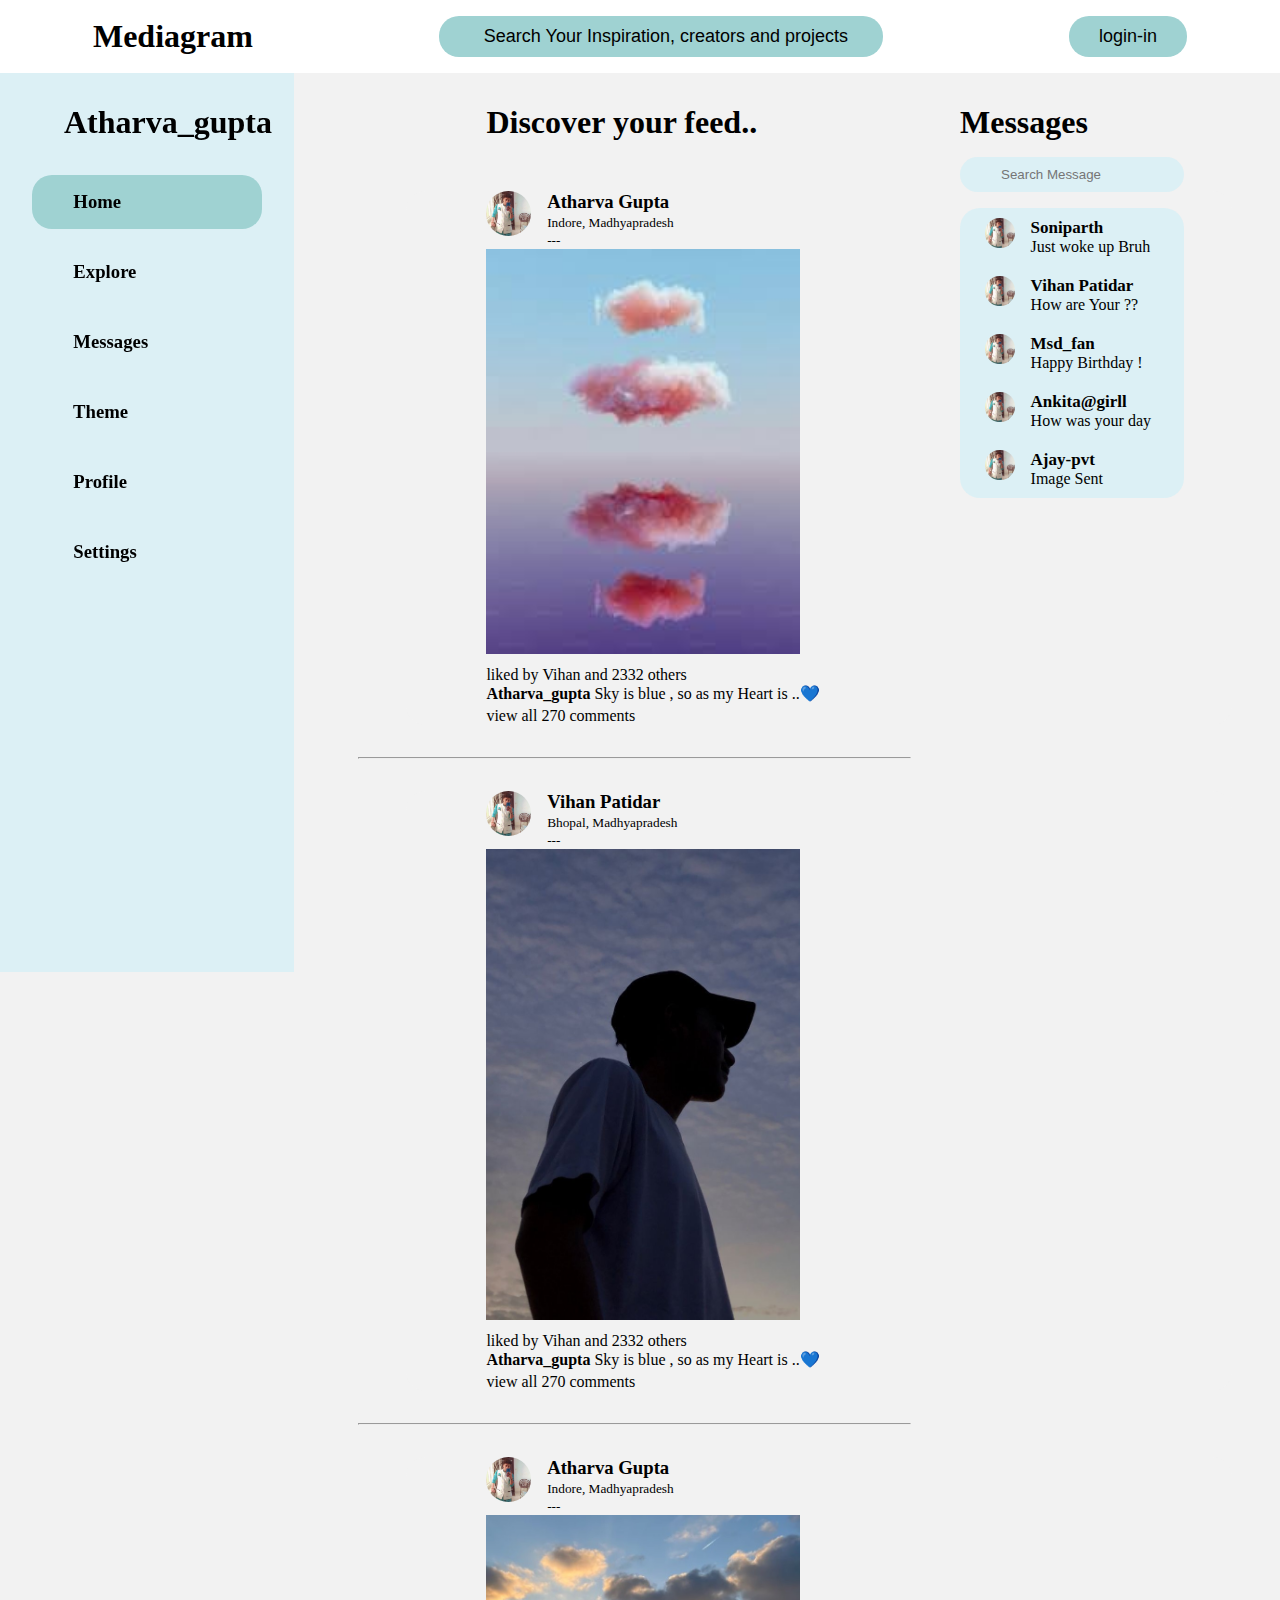
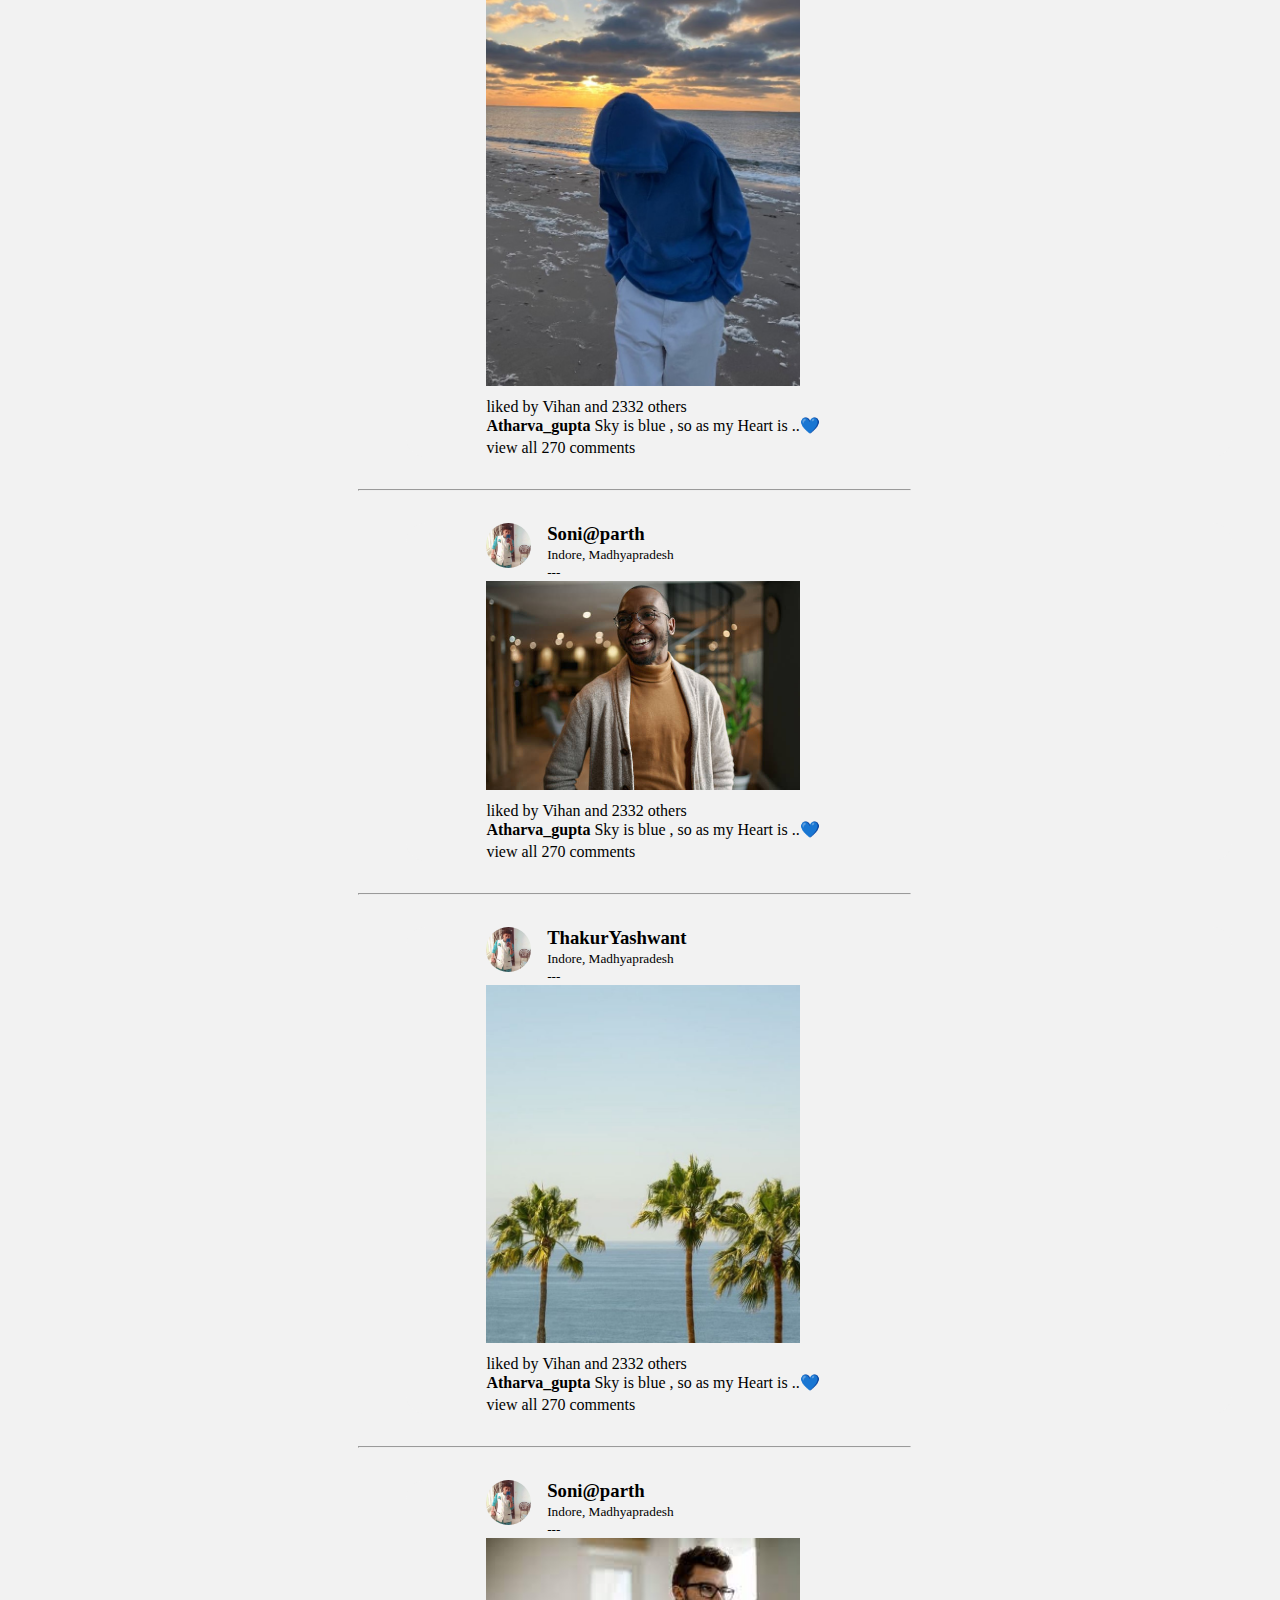
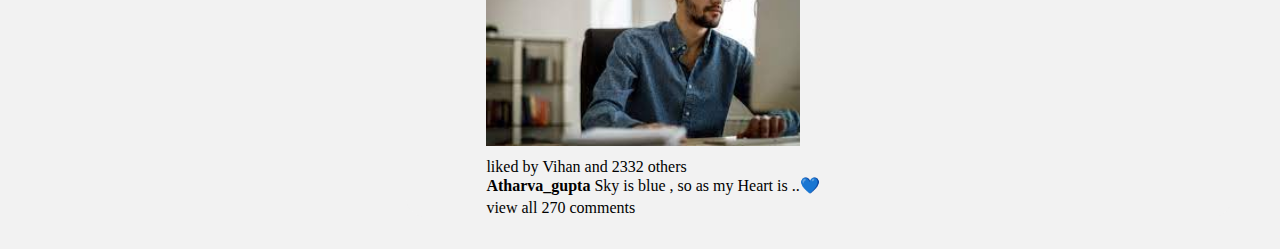
<file: Home.html>
<!DOCTYPE html>
<html lang="en">
  <head>
    <meta charset="UTF-8" />
    <meta name="viewport" content="width=device-width, initial-scale=1.0" />
    <title>Mediagram</title>
  </head>
  <link
    rel="stylesheet"
    href="https://cdnjs.cloudflare.com/ajax/libs/font-awesome/6.4.0/css/all.min.css"
    integrity="sha512-iecdLmaskl7CVkqkXNQ/ZH/XLlvWZOJyj7Yy7tcenmpD1ypASozpmT/E0iPtmFIB46ZmdtAc9eNBvH0H/ZpiBw=="
    crossorigin="anonymous"
    referrerpolicy="no-referrer"
  />
  <link rel="stylesheet" href="home.css" />
  <body >
    <section class="main">
      <div class="navbar" id="navbar">
        <a href="">
          <div class="logo"><h1>Mediagram</h1></div></a
        >
        <div class="search">
          <button
            aria-placeholder="Search Your Inspiration, creators and projects"
          >
            <i class="fa-solid fa-magnifying-glass" style="color: #000000"></i>
            &nbsp Search Your Inspiration, creators and projects
          </button>
        </div>
        <div class="buttons">
          <div class="loginin">
            <a href="login.html"><button>login-in</button></a>
          </div>
        </div>
      </div>
      <div class="container">
        <!-- Sidebar -->
        <div class="left">
          <div class="sidebar">
            <div class="usera">
              <div class="profile-photo">
                <img
                  src="./Assets/42193.jpg"
                  alt=""
                  style="width: 180%; color: #000000"
                />
              </div>
              <div class="info">
                <h1>Atharva_gupta</h1>
              </div>
            </div>
            <br />

            <div class="menu">
              <div
                class="menuitems"
                style="background-color: rgb(159, 210, 210)"
              >
                <a href=""
                  ><h3>
                    <i class="fa-solid fa-house" style="color: #000000">
                      &nbsp;
                    </i>
                    Home
                  </h3></a
                >
              </div>
              <div class="menuitems">
                <a href=""
                  ><h3>
                    <i class="fa-solid fa-compass" style="color: #000000">
                      &nbsp;
                    </i>
                    Explore
                  </h3></a
                >
              </div>
              <div class="menuitems">
                <a href=""
                  ><h3>
                    <i class="fa-solid fa-message" style="color: #000000">
                      &nbsp;
                    </i>
                    Messages
                  </h3>
                </a>
              </div>

              <div class="menuitems" id="icon"> 
          
                <h3> 
                  <i class="fa-solid fa-moon" style="color: #000000">
                 </i> &nbsp; 
                 Theme
                </h3>
              
              </div>

              <div class="menuitems">
                <a href="index.html"
                  ><h3>
                    <i class="fa-solid fa-user" style="color: #000000">
                      &nbsp;
                    </i>
                    Profile
                  </h3></a
                >
              </div>
              <div class="menuitems">
                <a href=""
                  ><h3>
                    <i class="fa-solid fa-bars" style="color: #000000">
                      &nbsp;
                    </i>
                    Settings
                  </h3></a
                >
              </div>
            </div>
          </div>
        </div>

        <!-- feed -->
        <div class="middle">
          <h1>Discover your feed..</h1>
          <br />
          <div class="search2">
            <button>
              <i
                class="fa-solid fa-magnifying-glass"
                style="color: #000000"
              ></i>
              &nbsp Search Your Inspiration, creators and projects
            </button>
          </div>
          <div class="feed">
            <div class="content">
              <div class="head">
                <div class="user">
                  <div class="profile-photo">
                    <img src="./Assets/42193.jpg" alt="" />
                  </div>
                  <div class="info">
                    <h3>Atharva Gupta</h3>
                    <small
                      >Indore, Madhyapradesh <br />
                      ---
                    </small>
                  </div>
                </div>
                <div class="photo">
                  <img src="./Assets/images.jpeg" alt="" />
                </div>
                <div class="action-button">
                  <div class="interaction-buttons">
                    <span>
                      <i
                        onclick="Toggle(this)"
                        id="btn"
                        class="fa-regular fa-heart"
                      ></i
                    ></span>

                    <span>
                      <i
                        class="fa-regular fa-comment"
                        style="color: #000000"
                      ></i
                    ></span>

                    <span
                      ><i
                        class="fa-regular fa-share-from-square"
                        style="color: #000000"
                      ></i
                    ></span>
                  </div>
                  <div class="bookmark">
                    <span
                      ><i
                        class="fa-regular fa-bookmark"
                        style="color: #000000"
                      ></i
                    ></span>
                  </div>
                </div>
                <div class="liked-by">
                  <p>liked by <b>Vihan</b> and <b>2332 others </b></p>
                </div>
                <div class="captions">
                  <p>
                    <b>Atharva_gupta</b> Sky is blue , so as my Heart is ..💙
                  </p>
                </div>
                <div class="comments-muted">view all 270 comments</div>
              </div>
            </div>
          </div>

          <hr />

          <div class="feed">
            <div class="content">
              <div class="head">
                <div class="user">
                  <div class="profile-photo">
                    <img src="./Assets/42193.jpg" alt="" />
                  </div>
                  <div class="info">
                    <h3>Vihan Patidar</h3>
                    <small
                      >Bhopal, Madhyapradesh <br />
                      ---
                    </small>
                  </div>
                </div>
                <div class="photo">
                  <img src="./Assets/download.jpeg" alt="" />
                </div>
                <div class="action-button">
                  <div class="interaction-buttons">
                    <span>
                      <i
                        onclick="Toggle(this)"
                        id="btn1"
                        class="fa-regular fa-heart"
                      ></i
                    ></span>
                    <span>
                      <i
                        class="fa-regular fa-comment"
                        style="color: #000000"
                      ></i
                    ></span>
                    <span
                      ><i
                        class="fa-regular fa-share-from-square"
                        style="color: #000000"
                      ></i
                    ></span>
                  </div>
                  <div class="bookmark">
                    <span
                      ><i
                        class="fa-regular fa-bookmark"
                        style="color: #000000"
                      ></i
                    ></span>
                  </div>
                </div>
                <div class="liked-by">
                  <p>liked by <b>Vihan</b> and <b>2332 others </b></p>
                </div>
                <div class="captions">
                  <p>
                    <b>Atharva_gupta</b> Sky is blue , so as my Heart is ..💙
                  </p>
                </div>
                <div class="comments-muted">view all 270 comments</div>
              </div>
            </div>
          </div>
          <hr />
          <div class="feed">
            <div class="content">
              <div class="head">
                <div class="user">
                  <div class="profile-photo">
                    <img src="./Assets/42193.jpg" alt="" />
                  </div>
                  <div class="info">
                    <h3>Atharva Gupta</h3>
                    <small
                      >Indore, Madhyapradesh <br />
                      ---
                    </small>
                  </div>
                </div>
                <div class="photo">
                  <img src="./Assets/beach walk.jpeg" alt="" />
                </div>
                <div class="action-button">
                  <div class="interaction-buttons">
                    <span>
                      <i
                        onclick="Toggle(this)"
                        id="btn2"
                        class="fa-regular fa-heart"
                      ></i
                    ></span>
                    <span>
                      <i
                        class="fa-regular fa-comment"
                        style="color: #000000"
                      ></i
                    ></span>
                    <span
                      ><i
                        class="fa-regular fa-share-from-square"
                        style="color: #000000"
                      ></i
                    ></span>
                  </div>
                  <div class="bookmark">
                    <span
                      ><i
                        class="fa-regular fa-bookmark"
                        style="color: #000000"
                      ></i
                    ></span>
                  </div>
                </div>
                <div class="liked-by">
                  <p>liked by <b>Vihan</b> and <b>2332 others </b></p>
                </div>
                <div class="captions">
                  <p>
                    <b>Atharva_gupta</b> Sky is blue , so as my Heart is ..💙
                  </p>
                </div>
                <div class="comments-muted">view all 270 comments</div>
              </div>
            </div>
          </div>
          <hr />
          <div class="feed">
            <div class="content">
              <div class="head">
                <div class="user">
                  <div class="profile-photo">
                    <img src="./Assets/42193.jpg" alt="" />
                  </div>
                  <div class="info">
                    <h3>Soni@parth</h3>
                    <small
                      >Indore, Madhyapradesh <br />
                      ---
                    </small>
                  </div>
                </div>
                <div class="photo">
                  <img src="./Assets/img5.jpg" alt="" />
                </div>
                <div class="action-button">
                  <div class="interaction-buttons">
                    <span>
                      <i
                        onclick="Toggle(this)"
                        id="btn2"
                        class="fa-regular fa-heart"
                      ></i
                    ></span>
                    <span>
                      <i
                        class="fa-regular fa-comment"
                        style="color: #000000"
                      ></i
                    ></span>
                    <span
                      ><i
                        class="fa-regular fa-share-from-square"
                        style="color: #000000"
                      ></i
                    ></span>
                  </div>
                  <div class="bookmark">
                    <span
                      ><i
                        class="fa-regular fa-bookmark"
                        style="color: #000000"
                      ></i
                    ></span>
                  </div>
                </div>
                <div class="liked-by">
                  <p>liked by <b>Vihan</b> and <b>2332 others </b></p>
                </div>
                <div class="captions">
                  <p>
                    <b>Atharva_gupta</b> Sky is blue , so as my Heart is ..💙
                  </p>
                </div>
                <div class="comments-muted">view all 270 comments</div>
              </div>
            </div>
          </div>
          <hr />
          <div class="feed">
            <div class="content">
              <div class="head">
                <div class="user">
                  <div class="profile-photo">
                    <img src="./Assets/42193.jpg" alt="" />
                  </div>
                  <div class="info">
                    <h3>ThakurYashwant</h3>
                    <small
                      >Indore, Madhyapradesh <br />
                      ---
                    </small>
                  </div>
                </div>
                <div class="photo">
                  <img src="./Assets/Wallpaper!.jpeg" alt="" />
                </div>
                <div class="action-button">
                  <div class="interaction-buttons">
                    <span>
                      <i
                        onclick="Toggle(this)"
                        id="btn2"
                        class="fa-regular fa-heart"
                      ></i
                    ></span>
                    <span>
                      <i
                        class="fa-regular fa-comment"
                        style="color: #000000"
                      ></i
                    ></span>
                    <span
                      ><i
                        class="fa-regular fa-share-from-square"
                        style="color: #000000"
                      ></i
                    ></span>
                  </div>
                  <div class="bookmark">
                    <span
                      ><i
                        class="fa-regular fa-bookmark"
                        style="color: #000000"
                      ></i
                    ></span>
                  </div>
                </div>
                <div class="liked-by">
                  <p>liked by <b>Vihan</b> and <b>2332 others </b></p>
                </div>
                <div class="captions">
                  <p>
                    <b>Atharva_gupta</b> Sky is blue , so as my Heart is ..💙
                  </p>
                </div>
                <div class="comments-muted">view all 270 comments</div>
              </div>
            </div>
          </div>
          <hr />
          <div class="feed">
            <div class="content">
              <div class="head">
                <div class="user">
                  <div class="profile-photo">
                    <img src="./Assets/42193.jpg" alt="" />
                  </div>
                  <div class="info">
                    <h3>Soni@parth</h3>
                    <small
                      >Indore, Madhyapradesh <br />
                      ---
                    </small>
                  </div>
                </div>
                <div class="photo">
                  <img src="./Assets/img7.jpeg" alt="" />
                </div>
                <div class="action-button">
                  <div class="interaction-buttons">
                    <span>
                      <i
                        onclick="Toggle(this)"
                        id="btn2"
                        class="fa-regular fa-heart"
                      ></i
                    ></span>
                    <span>
                      <i
                        class="fa-regular fa-comment"
                        style="color: #000000"
                      ></i
                    ></span>
                    <span
                      ><i
                        class="fa-regular fa-share-from-square"
                        style="color: #000000"
                      ></i
                    ></span>
                  </div>
                  <div class="bookmark">
                    <span
                      ><i
                        class="fa-regular fa-bookmark"
                        style="color: #000000"
                      ></i
                    ></span>
                  </div>
                </div>
                <div class="liked-by">
                  <p>liked by <b>Vihan</b> and <b>2332 others </b></p>
                </div>
                <div class="captions">
                  <p>
                    <b>Atharva_gupta</b> Sky is blue , so as my Heart is ..💙
                  </p>
                </div>
                <div class="comments-muted">view all 270 comments</div>
              </div>
            </div>
          </div>
        </div>

        <!-- right space -->
        <div class="right">
          <div class="messages">
            <div class="heading">
              <h1>Messages</h1>
            </div>
            <div class="search-bar">
              <i
                class="fa-solid fa-magnifying-glass"
                style="color: #000000"
              ></i>
              <input
                class="sea"
                type="name"
                placeholder="Search Message"
                id=""
              />
            </div>
            <div class="request">
              <a href="">
                <div class="message">
                  <div class="profile-photo" style="width: 17%">
                    <img src="./Assets/42193.jpg" alt="" />
                  </div>
                  <div class="message-body">
                    <h5>Soniparth</h5>
                    <p>Just woke up Bruh</p>
                  </div>
                </div></a
              >
              <a href="">
                <div class="message">
                  <div class="profile-photo" style="width: 17%">
                    <img src="./Assets/42193.jpg" alt="" />
                  </div>
                  <div class="message-body">
                    <h5>Vihan Patidar</h5>
                    <p>How are Your ??</p>
                  </div>
                </div></a
              >

              <a href="">
                <div class="message">
                  <div class="profile-photo" style="width: 17%">
                    <img src="./Assets/42193.jpg" alt="" />
                  </div>
                  <div class="message-body">
                    <h5>Msd_fan</h5>
                    <p>Happy Birthday !</p>
                  </div>
                </div></a
              >
              <a href="">
                <div class="message">
                  <div class="profile-photo" style="width: 17%">
                    <img src="./Assets/42193.jpg" alt="" />
                  </div>
                  <div class="message-body">
                    <h5>Ankita@girll</h5>
                    <p>How was your day</p>
                  </div>
                </div></a
              >
              <a href="">
                <div class="message">
                  <div class="profile-photo" style="width: 17%">
                    <img src="./Assets/42193.jpg" alt="" />
                  </div>
                  <div class="message-body">
                    <h5>Ajay-pvt</h5>
                    <p>Image Sent</p>
                  </div>
                </div></a
              >
            </div>
          </div>
        </div>
      </div>
    </section>

    <!-- rough -->
    <div class="comments">
      <ul id="comment-list">
        <!-- Existing comments will be displayed here -->
      </ul>
      <form id="comment-form">
        <input type="text" id="comment-input" placeholder="Add a comment..." />
        <button type="submit" id="comment-button">Post</button>
      </form>
    </div>

    <script src="app.js"></script>
  </body>
</html>
</file>
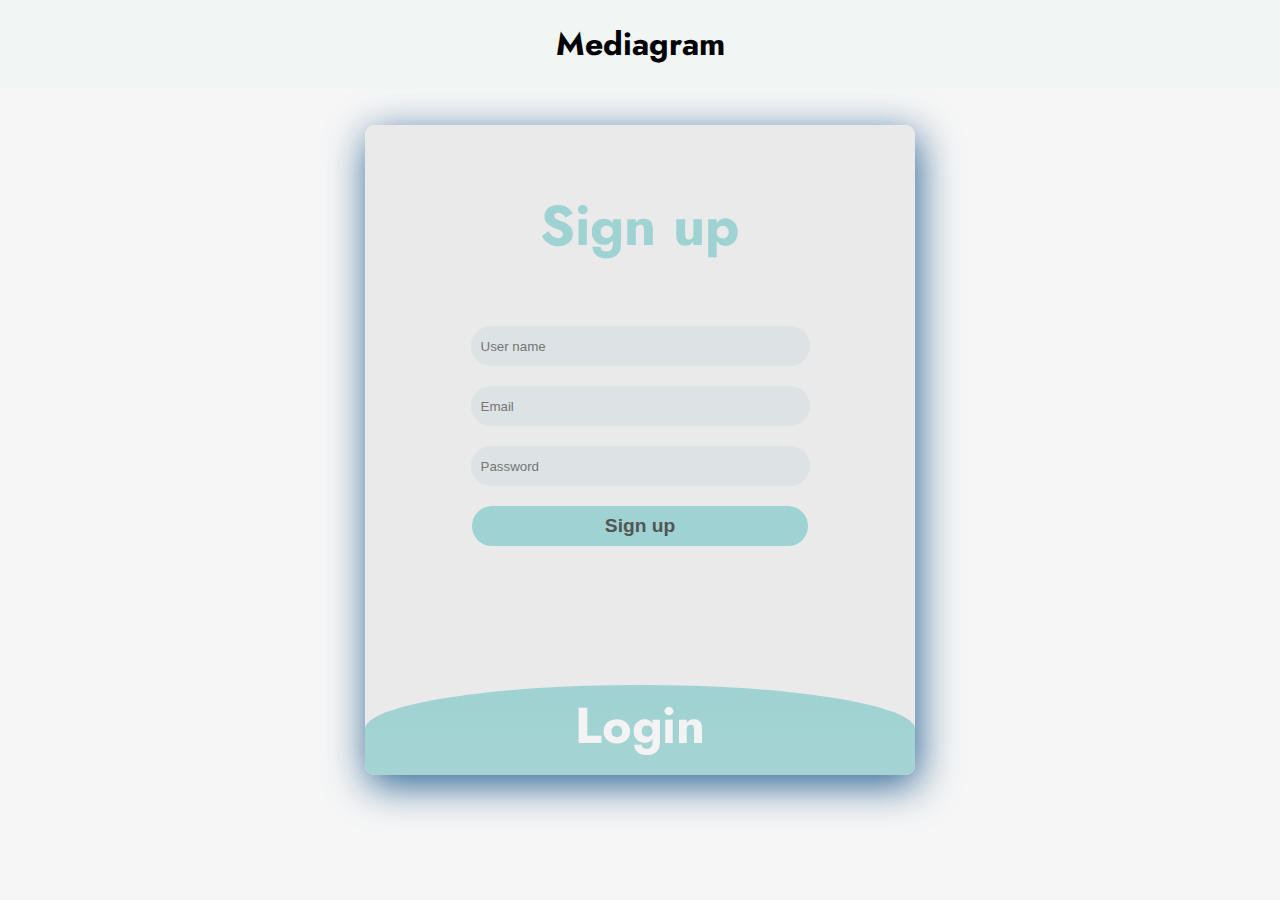
<file: login.html>
<!DOCTYPE html>
<html lang="en">
  <head>
    <meta charset="UTF-8" />
    <meta name="viewport" content="width=device-width, initial-scale=1.0" />
    <link rel="stylesheet" type="text/css" href="login.css" />
    <link
      href="https://fonts.googleapis.com/css2?family=Jost:wght@500&display=swap"
      rel="stylesheet"
    />
    <title>Login</title>
    <link
      rel="stylesheet"
      href="https://cdnjs.cloudflare.com/ajax/libs/font-awesome/6.4.0/css/all.min.css"
      integrity="sha512-iecdLmaskl7CVkqkXNQ/ZH/XLlvWZOJyj7Yy7tcenmpD1ypASozpmT/E0iPtmFIB46ZmdtAc9eNBvH0H/ZpiBw=="
      crossorigin="anonymous"
      referrerpolicy="no-referrer"
    />
  </head>

  <body>
    <section>
      <div class="navbar" id="navbar">
        <a href="home.html">
          <div class="logo"><h1>Mediagram</h1></div></a >
      </div>

      <div class="main">
        <input type="checkbox" id="chk" aria-hidden="true" />

        <div class="signup">
          <form>
            <label for="chk" aria-hidden="true">Sign up</label>
            <input type="text" name="txt" placeholder="User name" required="" />
            <input type="email" name="email" placeholder="Email" required="" />
            <input
              type="password"
              name="pswd"
              placeholder="Password"
              required=""
            />
            <button>Sign up</button>
          </form>
        </div>

        <div class="login">
          <form>
            <label for="chk" aria-hidden="true">Login</label>
            <input type="email" name="email" placeholder="Email" required="" />
            <input
              type="password"
              name="pswd"
              placeholder="Password"
              required=""
            />
            <button class="button2">Login</button>
          </form>
        </div>
      </div>
    </section>
  </body>
</html>
</file>
<file: home.css>
*{
    margin: 0;
    padding: 0;
    box-sizing: border-box;
}
:root{
    --primary-color: #f2f2f2fb;
    --secondary-color: #000000;
    --tertiary-color: #ffffff;
}

/* dark mode  */

.dark-theme{
   --primary-color: #1a1a1a;
   --secondary-color: #e7e7e7;
   --tertiary-color: #0b0b0b;
}

#icon{
 
    cursor: pointer;
}
/* dark mode css end  */

body{
    background: var(--primary-color);
}
.main .navbar{
    background: var(--tertiary-color);
}
.main .navbar h1{
    color: var(--secondary-color);
}
.container{

    position: absolute;
    top: 8%;
height: 100%;
width: 100%;
    display: flex;
    justify-content: space-between;
}
hr{
    width: 60%;
}
a{
    text-decoration: none;
    color: black;
}
.left {

  position: fixed;
    width: 23vw;
    height: 100vh;
    background-color: rgba(217, 239, 245, 0.894);
}
.right{
margin: 1rem 0;
    width: 25%;
    position: absolute;
    left: 75%;
}
.middle{
    margin: 2rem 0;
position:absolute;
left: 28%;
    justify-content: center;
    color: var(--secondary-color);
}
.middle h1{
    margin-left: 8rem;
}

/* --sidebar-- */

.sidebar{
    
   padding: 2rem;
}
.menuitems{
    transition: ease-in 0.3s;
    display: flex;
    margin: 1rem 0;
    padding: 1rem 2rem;
    border-radius: 20px;
}

.menuitems:hover{
background-color: rgb(159, 210, 210);
}
.menuitems a{
    text-decoration: none;
  
}

/* --feed-- */

.profile-photo{
    width: 6%;

}
.profile-photo img{
    width: 100%;
    border-radius: 50%;
}

.feed{
    width:fit-content;
    background-color: var(--primary-color);
    border-radius:20px ;
    padding-left:5rem ;
    margin:2rem  3rem ;
    

}
.user{
    display: flex;
    gap:1rem;
}
.usera{
    display: flex;
    gap:2rem;
}

.photo img{
    width: 42%;
}
.action-button{
    padding: 4px 0;
    display: flex;
  gap: 16rem;
}
.interaction-buttons{
    display: flex;
    gap: 10px;

}
/* .interaction-buttons i:hover{
    font-weight: 900;
   color: red ;
} */
.fas{
    font-weight: 900;
    color: red;
}

.accordion {
    background-color: #eee;
    color: #444;
    cursor: pointer;
    padding: 18px;
    width: 100%;
    text-align: left;
    border: none;
    outline: none;
    transition: 0.4s;
  }
  .active, .accordion:hover {
    background-color: #ccc;
  }
  .panel {
    padding: 0 18px;
    background-color: white;
    display: none;
    overflow: hidden;
  }
.liked-by{
    font-weight: 200;
}
.captions{
padding-bottom: 4px;
}

/* --Messaging-- */
.heading{
    margin: 1rem 0;
    justify-content: center;
}

.search-bar{
    border-radius: 20px;
    width: 70%;
    padding: 10px 25px;
    background-color:rgba(217, 239, 245, 0.894);
    display: flex;
    gap: 1rem;
}
.sea{
    color:black ;
    background-color:transparent;
    border: none;
}

.request{
    background-color: rgba(217, 239, 245, 0.894);
    width: 70%;
    margin: 1rem 0;
    border-radius: 20px;
}
.right .messages h1{
    color: var(--secondary-color);
}

.message{
    border-radius: 20px;
    padding: 10px 25px;
 display: flex;
    gap: 1rem;
}

.message-body h5{
    color:black;
    font-size: 17px;
    font-weight: 600;
}


/* --navbar-- */
.navbar{
    position: fixed;
    top: 0;
    left: 0;
    width: 100%;
    z-index: 10;
    padding: 1rem 0;
    background: rgb(241, 245, 244);
  display: flex;
  justify-content: space-around; 
  align-items: center; 
}

.buttons{
    display: flex;
}
.search button{
    cursor: pointer;
    font-size: 18px;
    border: none;
    border-radius: 20px;
    background-color: rgb(159, 210, 210) ;
    padding: 10px 35px;
}
.search2 button{
    cursor: pointer;
    font-size: 18px;
    border: none;
    border-radius: 20px;
    background-color: rgb(159, 210, 210) ;
    padding: 10px 35px;
    display: none;
}
.loginin button{
    cursor: pointer;
    font-size: 18px;
    background-color: rgb(159, 210, 210) ;
    border: none;
    border-radius: 20px;
    padding:10px  30px ;
}
.logo{
}

/* --Media queries */
@media(max-width:1000px){
    .right{
        display: none;
    }
    .middle{
       position: absolute;
       left: 45%;
       width: 65%;
    }
    .left{
        height: 100%;
width: 35%;
    }
    /* .feed{
    width:100%;
    } */
    .bookmark{
        display: none;
    }

   .photo img {
    width: 90%;
   }
}

@media(max-width:800px){
    .photo img {
        width: 100%;
       }
       hr{
        margin-left: 15%;
        width:90%;
       }
       .middle{
        left: 30%;
       }
}
@media(max-width:750px){
    .left{
        width: 40%;

    }
    .middle{
        left: 40%;
       }
   .search{
    display: none;
   }
   .search2 {
    display:block;
   }
   .profile-photo{
    width: 10%;
   }
   .feed{
    padding: 10px;
   }
}

@media(max-width:550px){
    .interaction-buttons{
        font-size: 22px;
    }
 .usera{
    display: none;
 }
 .left{
    width: 25%;
 }
 .sidebar{
    z-index: 10;
    padding: 0;

 }
 .menuitems{
    margin: 10px;
    padding: 1rem;
 }
 .middle{
    width: 90%;
    left: 20%;
 }
 .profile-photo{
    width: 10%;
 }
 
   .feed{
margin:1rem 3rem ;
    width: 100%;
   }

}
</file>
<file: login.css>
body{
	margin: 0;
	padding: 0;
	display: flex;
	justify-content: center;
	align-items: center;
	min-height: 100vh;
	font-family: 'Jost', sans-serif;
	/* background: linear-gradient(to bottom, #000000, #0e0e0e, #191919); */
	background: #f6f6f6;
	
}

/* --navbar-- */
.navbar{
	margin: 0;
    position: fixed;
    top: 0;
    left: 0;
    width: 100%;
    z-index: 10;
    padding: 0;
	margin: 0;
    background: rgb(241, 245, 244);
  display: flex;
  justify-content: space-around; 
  align-items: center; 
}
.navbar a{
	color: black;
	text-decoration: none;
}
.buttons{
    display: flex;
}
.search button{
    cursor: pointer;
    font-size: 18px;
    border: none;
    border-radius: 20px;
    background-color: rgb(159, 210, 210) ;
  padding: 1rem 5rem;
}
.search2 button{
    cursor: pointer;
    font-size: 18px;
    border: none;
    border-radius: 20px;
    background-color: rgb(159, 210, 210) ;
    padding: 10px 35px;
    display: none;
}
.loginin button{
    cursor: pointer;
    font-size: 18px;
    background-color: rgb(159, 210, 210) ;
    border: none;
    border-radius: 20px;
    padding:10px  30px ;
}
.logo{
}


/* login/signup card start  */

.main{
	width: 550px;
	height: 650px;
	overflow: hidden;
	background: rgba(233, 233, 234, 0.894);
	border-radius: 10px;
	box-shadow: 3px 10px 40px #2a6293;

}
#chk{
	display: none;
}

/* signup form  */

.signup{
	position: relative;
	/* margin-top: 10%; */
	width:100%;
	height: 100%;
}
label{
	color:  rgb(159,210,210);
	font-size: 3.5em;
	justify-content: center;
	display: flex;
	margin: 60px;
	font-weight: bold;
	cursor: pointer;
	transition: .5s ease-in-out;
}

/* sign up input css */

input{
	width: 58%;
	height: 20px;
	background: #dde3e5;
	justify-content: center;
	display: flex;
	margin: 20px auto;
	padding: 10px;
	border: none;
	
	outline: none;
	border-radius: 20px;
}

/* signup button css  */

button{
	width: 61%;
	height: 40px;
	margin: 10px auto;
	justify-content: center;
	display: block;
	color: #545454;
	background:rgb(159,210,210);
	font-size: 1.2em;
	font-weight: bolder;
	margin-top: 20px;
	outline: none;
	border: none;
	border-radius: 20px;
	/* box-shadow:3px 10px 40px #2579c4; */
	transition: .2s ease-in;
	cursor: pointer;
}
button:hover{
	background: rgb(192, 215, 215);
	color: #424242;
}

/* login forkm */

.login{
	height: 590px;
	background: linear-gradient(to top, #cbdce1, rgb(159,210,210) );
	border-radius: 80% / 12%;
	transform: translateY(-210px);
	transition: .8s ease-in-out;
}
.login label{
	color: #f3f3f3;
	/* padding-top: 10px; */
	transform: scale(.9);
}
.login input{
	background: #dfeef4;
}

/* login button css  */

.login button{
	background: rgb(123, 197, 197);
}
.login button:hover{
	background: rgb(153, 206, 206);
	color: #424242;
}


#chk:checked ~ .login{
	transform: translateY(-680px);
	
}
#chk:checked ~ .login label{
	transform: scale(1) translateY(40px);
	
}
#chk:checked ~ .login input{
	transform: translateY(40px);
}

#chk:checked ~ .login button{
	transform: translateY(40px);
}
#chk:checked ~ .signup label{
	transform: scale(.4) translateY(-80px);
	/* transform: translateY(-10px); */
}


/* extra */
































/* login page responsive */

@media(max-width:768px){

	.main{
		width:390px;
		height: 550px;
	}
}

@media(max-width:486px){

	.main{
		width:300px ;
		height:500px ;
	}
	.main .signup label{
		font-size: 2em;
	}
}
</file>
